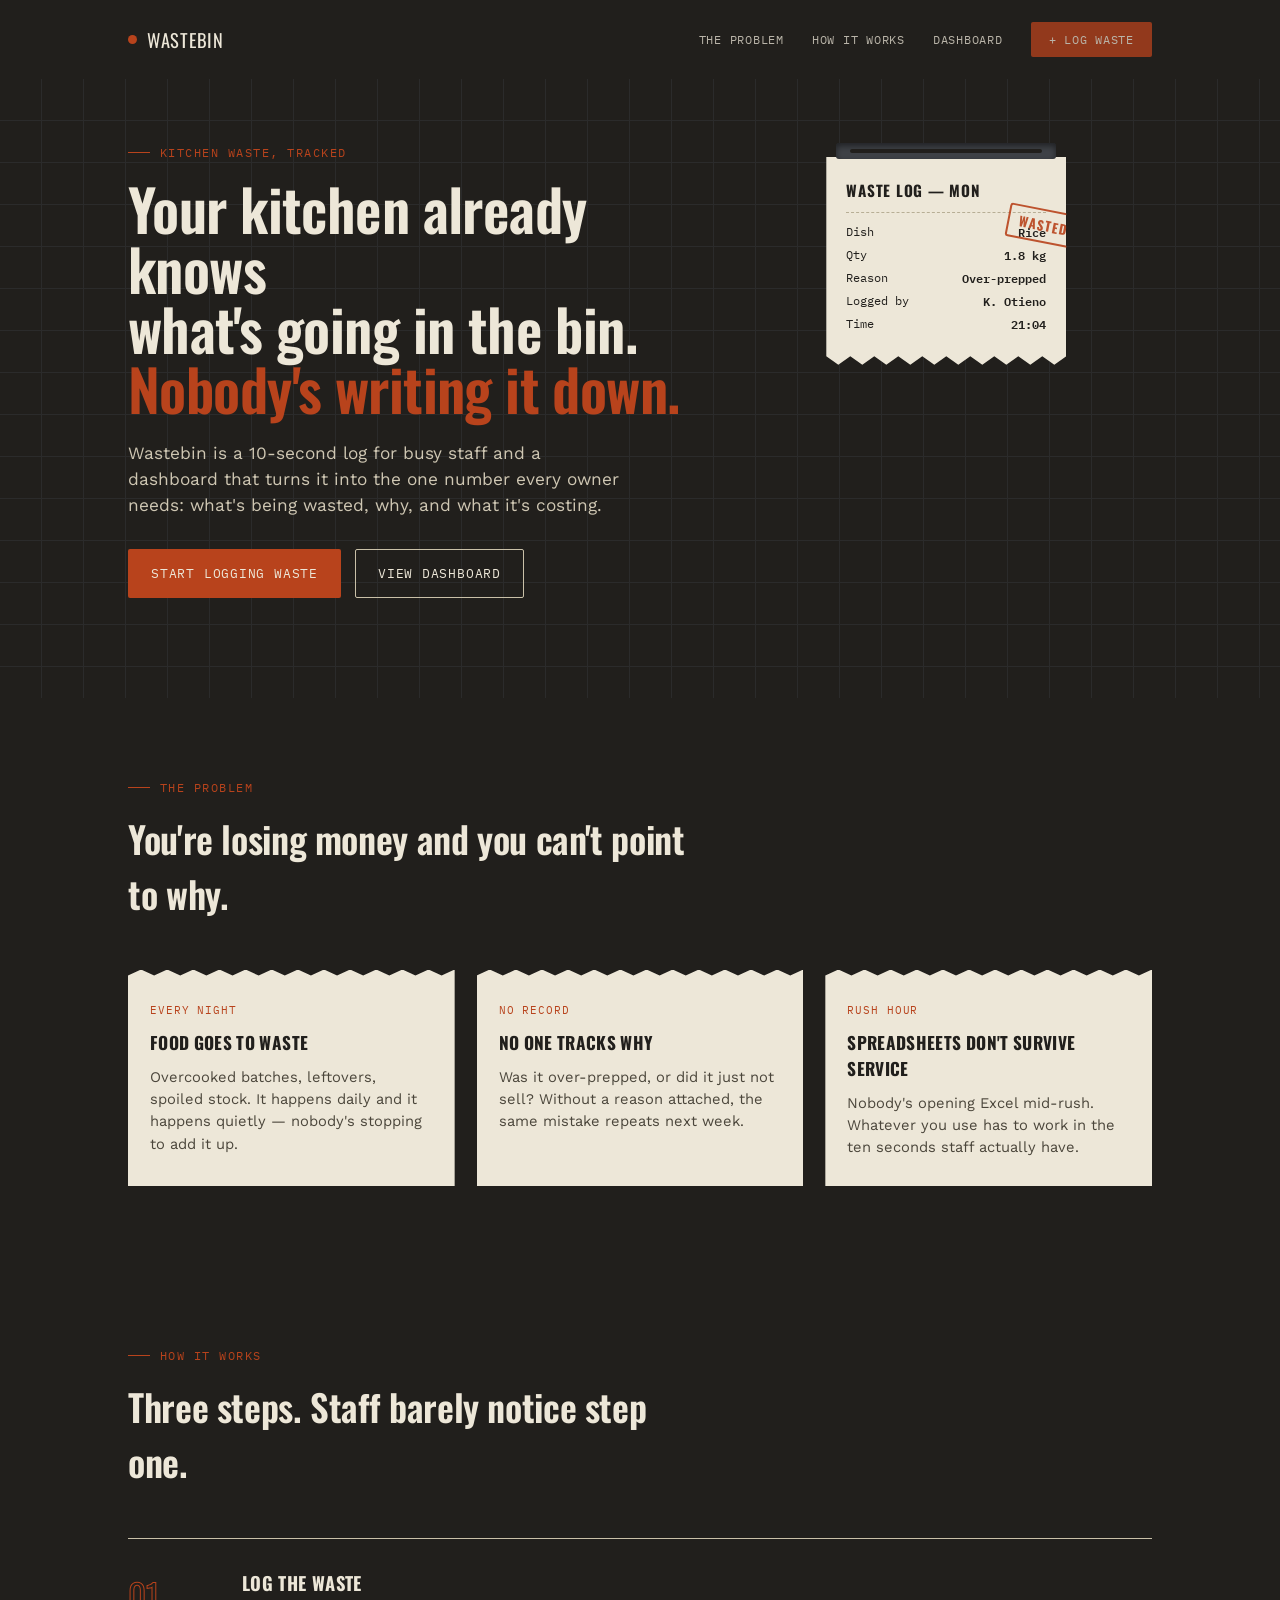
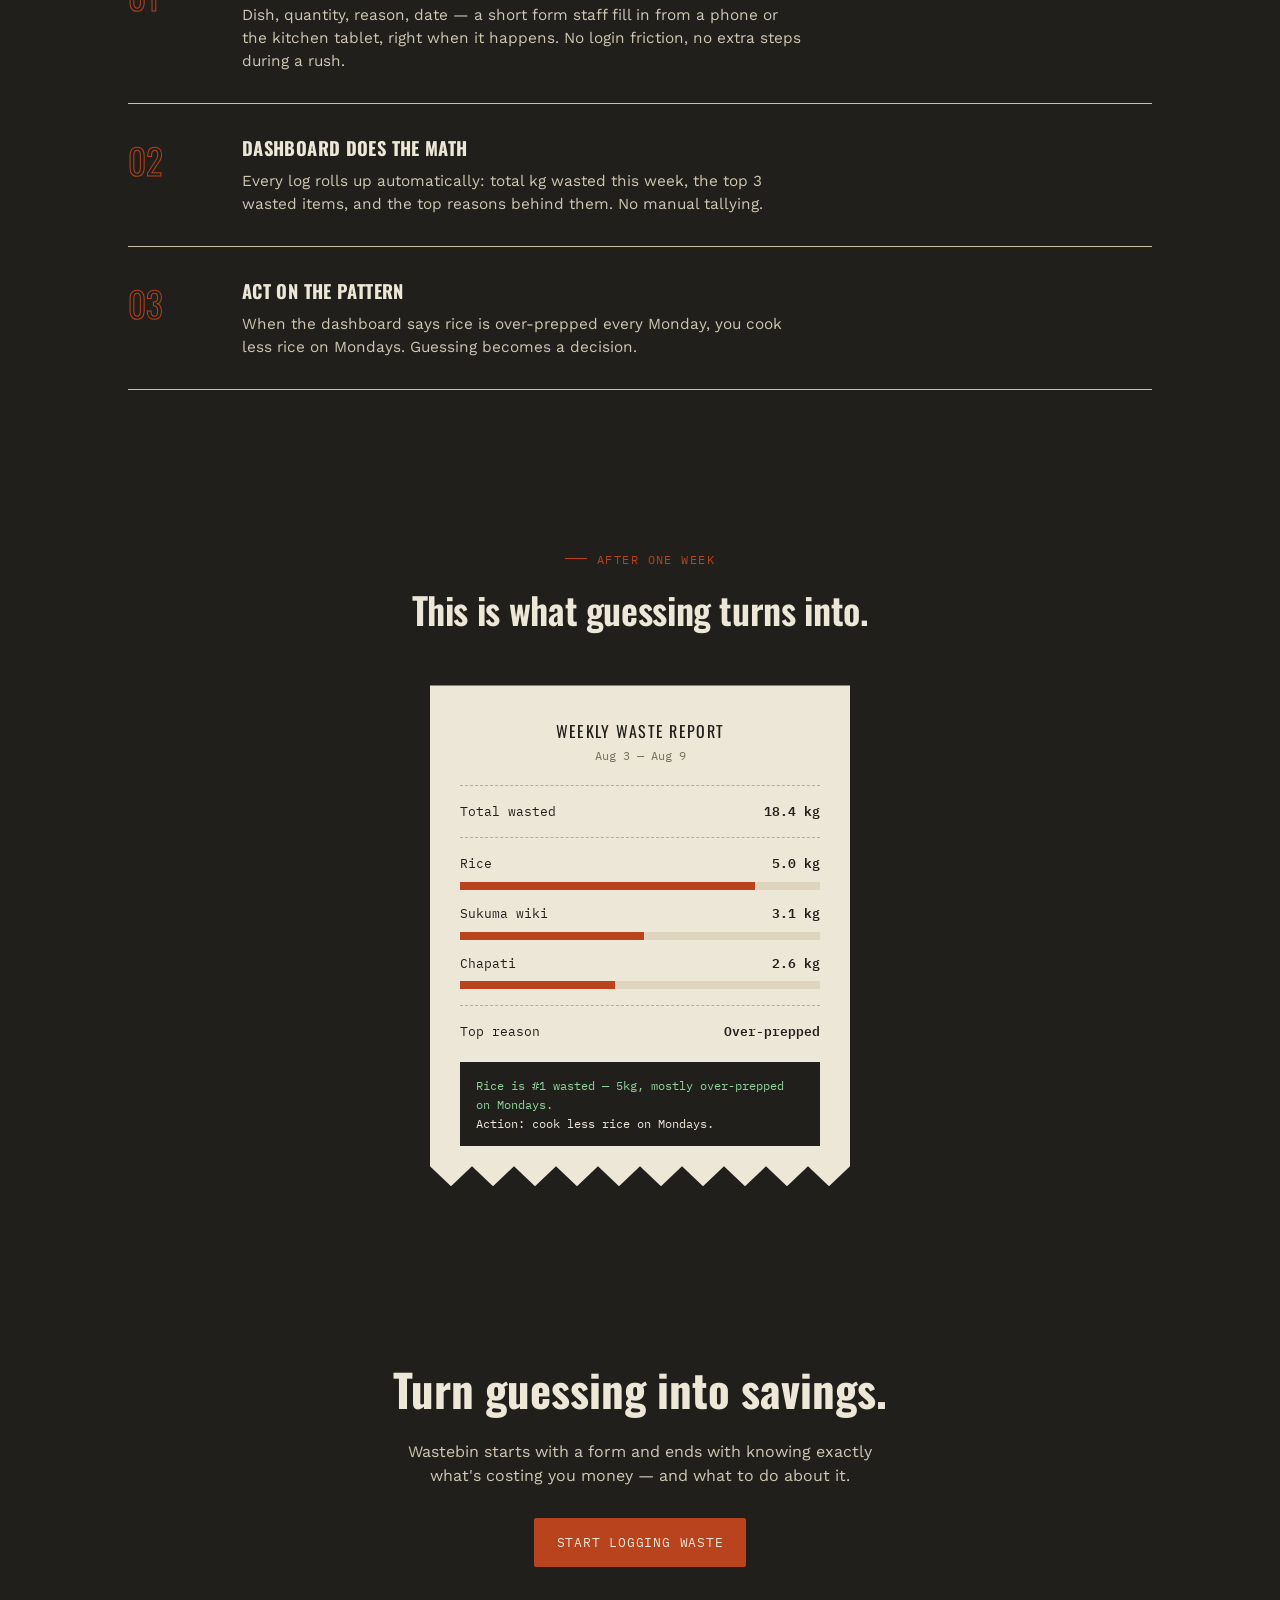
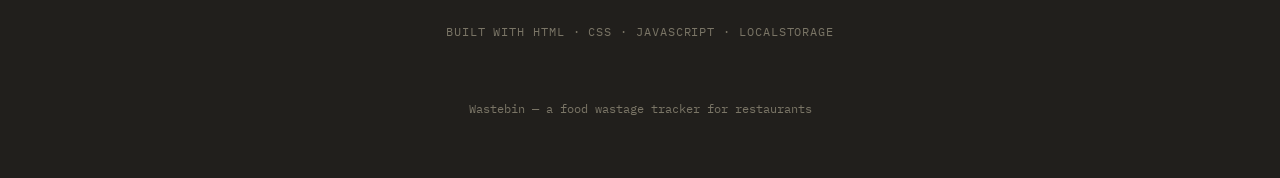
<file: index.html>
<!DOCTYPE html>
<html lang="en">
<head>
<meta charset="UTF-8">
<meta name="viewport" content="width=device-width, initial-scale=1.0">
<title>Wastebin — know what's actually going in the bin</title>
<link rel="preconnect" href="https://fonts.googleapis.com">
<link href="https://fonts.googleapis.com/css2?family=Oswald:wght@400;500;600;700&family=IBM+Plex+Mono:wght@400;500;600&family=Work+Sans:wght@400;500;600&display=swap" rel="stylesheet">
<link rel="stylesheet" href="style.css">
</head>
<body>

<header>
  <div class="wrap nav">
    <div class="brand"><span class="dot"></span>Wastebin</div>
    <nav class="nav-links">
      <a href="#problem">The Problem</a>
      <a href="#how">How It Works</a>
      <a href="dashboard.html">Dashboard</a>
      <a href="log.html" class="btn-nav">+ Log Waste</a>
    </nav>
  </div>
</header>

<section class="hero">
  <div class="tiles"></div>
  <div class="wrap hero-grid">
    <div>
      <div class="eyebrow">Kitchen Waste, Tracked</div>
      <h1>Your kitchen already knows<br>what's going in the bin.<br><span class="redword">Nobody's writing it down.</span></h1>
      <p class="lede">Wastebin is a 10-second log for busy staff and a dashboard that turns it into the one number every owner needs: what's being wasted, why, and what it's costing.</p>
      <div class="cta-row">
        <a class="btn btn-primary" href="log.html">Start Logging Waste</a>
        <a class="btn btn-ghost" href="dashboard.html">View Dashboard</a>
      </div>
    </div>

    <div class="printer">
      <div class="printer-slot"></div>
      <div class="ticket">
        <div class="stamp">Wasted</div>
        <h4>Waste Log — Mon</h4>
        <div class="row"><span>Dish</span><span>Rice</span></div>
        <div class="row"><span>Qty</span><span>1.8 kg</span></div>
        <div class="row"><span>Reason</span><span>Over-prepped</span></div>
        <div class="row"><span>Logged by</span><span>K. Otieno</span></div>
        <div class="row"><span>Time</span><span>21:04</span></div>
      </div>
    </div>
  </div>
</section>

<section id="problem">
  <div class="wrap">
    <div class="section-head">
      <div class="eyebrow">The Problem</div>
      <h2>You're losing money and you can't point to why.</h2>
    </div>
    <div class="problem-grid">
      <div class="torn">
        <div class="tag">Every night</div>
        <h3>Food goes to waste</h3>
        <p>Overcooked batches, leftovers, spoiled stock. It happens daily and it happens quietly — nobody's stopping to add it up.</p>
      </div>
      <div class="torn">
        <div class="tag">No record</div>
        <h3>No one tracks why</h3>
        <p>Was it over-prepped, or did it just not sell? Without a reason attached, the same mistake repeats next week.</p>
      </div>
      <div class="torn">
        <div class="tag">Rush hour</div>
        <h3>Spreadsheets don't survive service</h3>
        <p>Nobody's opening Excel mid-rush. Whatever you use has to work in the ten seconds staff actually have.</p>
      </div>
    </div>
  </div>
</section>

<section id="how">
  <div class="wrap">
    <div class="section-head">
      <div class="eyebrow">How It Works</div>
      <h2>Three steps. Staff barely notice step one.</h2>
    </div>
    <div class="steps">
      <div class="step">
        <div class="num">01</div>
        <div>
          <h3>Log the waste</h3>
          <p>Dish, quantity, reason, date — a short form staff fill in from a phone or the kitchen tablet, right when it happens. No login friction, no extra steps during a rush.</p>
        </div>
      </div>
      <div class="step">
        <div class="num">02</div>
        <div>
          <h3>Dashboard does the math</h3>
          <p>Every log rolls up automatically: total kg wasted this week, the top 3 wasted items, and the top reasons behind them. No manual tallying.</p>
        </div>
      </div>
      <div class="step">
        <div class="num">03</div>
        <div>
          <h3>Act on the pattern</h3>
          <p>When the dashboard says rice is over-prepped every Monday, you cook less rice on Mondays. Guessing becomes a decision.</p>
        </div>
      </div>
    </div>
  </div>
</section>

<section id="dashboard">
  <div class="wrap">
    <div class="section-head" style="margin-left:auto;margin-right:auto;text-align:center;">
      <div class="eyebrow" style="justify-content:center;">After One Week</div>
      <h2>This is what guessing turns into.</h2>
    </div>
    <div class="receipt-wrap">
      <div class="receipt">
        <div class="title">Weekly Waste Report</div>
        <div class="sub">Aug 3 — Aug 9</div>
        <hr>
        <div class="line"><span>Total wasted</span><b>18.4 kg</b></div>
        <hr>
        <div class="line"><span>Rice</span><b>5.0 kg</b></div>
        <div class="bar-track"><div class="bar-fill" style="width:82%"></div></div>
        <div class="line" style="margin-top:14px;"><span>Sukuma wiki</span><b>3.1 kg</b></div>
        <div class="bar-track"><div class="bar-fill" style="width:51%"></div></div>
        <div class="line" style="margin-top:14px;"><span>Chapati</span><b>2.6 kg</b></div>
        <div class="bar-track"><div class="bar-fill" style="width:43%"></div></div>
        <hr>
        <div class="line"><span>Top reason</span><b>Over-prepped</b></div>
        <div class="callout">
          <span class="g">Rice is #1 wasted — 5kg, mostly over-prepped on Mondays.</span><br>
          Action: cook less rice on Mondays.
        </div>
      </div>
    </div>
  </div>
</section>

<footer>
  <div class="wrap">
    <h2>Turn guessing into savings.</h2>
    <p>Wastebin starts with a form and ends with knowing exactly what's costing you money — and what to do about it.</p>
    <a class="btn btn-primary" href="log.html">Start logging waste</a>
    <div class="stack-note">Built with HTML · CSS · JavaScript · localStorage</div>
    <div class="foot-bottom">Wastebin — a food wastage tracker for restaurants</div>
  </div>
</footer>

<script src="app.js"></script>
</body>
</html>
</file>
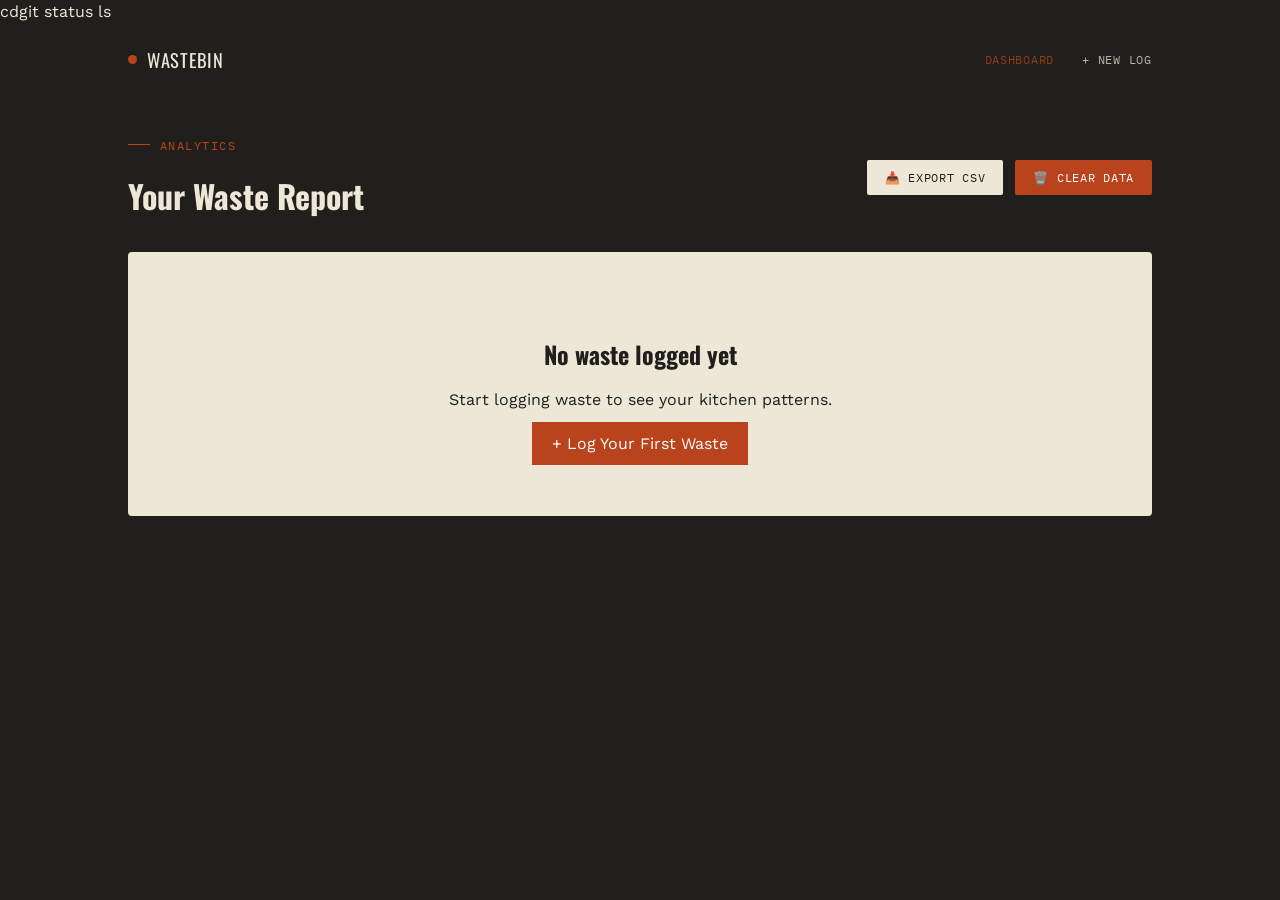
<file: dashboard.html>
cdgit status
ls
<!DOCTYPE html>
<html lang="en">
<head>
    <meta charset="UTF-8">
    <meta name="viewport" content="width=device-width, initial-scale=1.0">
    <title>Dashboard — Wastebin</title>
    <link rel="preconnect" href="https://fonts.googleapis.com">
    <link href="https://fonts.googleapis.com/css2?family=Oswald:wght@400;500;600;700&family=IBM+Plex+Mono:wght@400;500;600&family=Work+Sans:wght@400;500;600&display=swap" rel="stylesheet">
    <link rel="stylesheet" href="style.css">
</head>
<body>
    <header>
        <div class="wrap nav">
            <a href="index.html" class="brand"><span class="dot"></span>Wastebin</a>
            <nav class="nav-links">
                <a href="dashboard.html" style="color:var(--stamp-red);">Dashboard</a>
                <a href="log.html">+ New Log</a>
            </nav>
        </div>
    </header>

    <section style="padding-top:40px; padding-bottom:80px;">
        <div class="wrap">
            <div style="display:flex; justify-content:space-between; align-items:center; flex-wrap:wrap; gap:20px; margin-bottom:32px;">
                <div>
                    <div class="eyebrow">Analytics</div>
                    <h2 style="font-family:var(--display); font-size:2rem; margin:0;">Your Waste Report</h2>
                </div>
                <div style="display:flex; gap:12px; flex-wrap:wrap;">
                    <button onclick="exportCSV()" style="background:var(--paper); color:var(--ink); border:none; padding:10px 18px; font-family:var(--mono); font-size:0.75rem; text-transform:uppercase; letter-spacing:0.06em; cursor:pointer; border-radius:2px;">
                        📥 Export CSV
                    </button>
                    <button onclick="clearAllData()" style="background:#B8431C; color:white; border:none; padding:10px 18px; font-family:var(--mono); font-size:0.75rem; text-transform:uppercase; letter-spacing:0.06em; cursor:pointer; border-radius:2px;">
                        🗑️ Clear Data
                    </button>
                </div>
            </div>

            <!-- Dashboard Content -->
            <div id="dashboardContent">
                <!-- Will be filled by JavaScript -->
                <div style="text-align:center; padding:40px; color:#7a7566;">
                    Loading...
                </div>
            </div>
        </div>
    </section>

    <script src="app.js"></script>
</body>
</html>
</file>
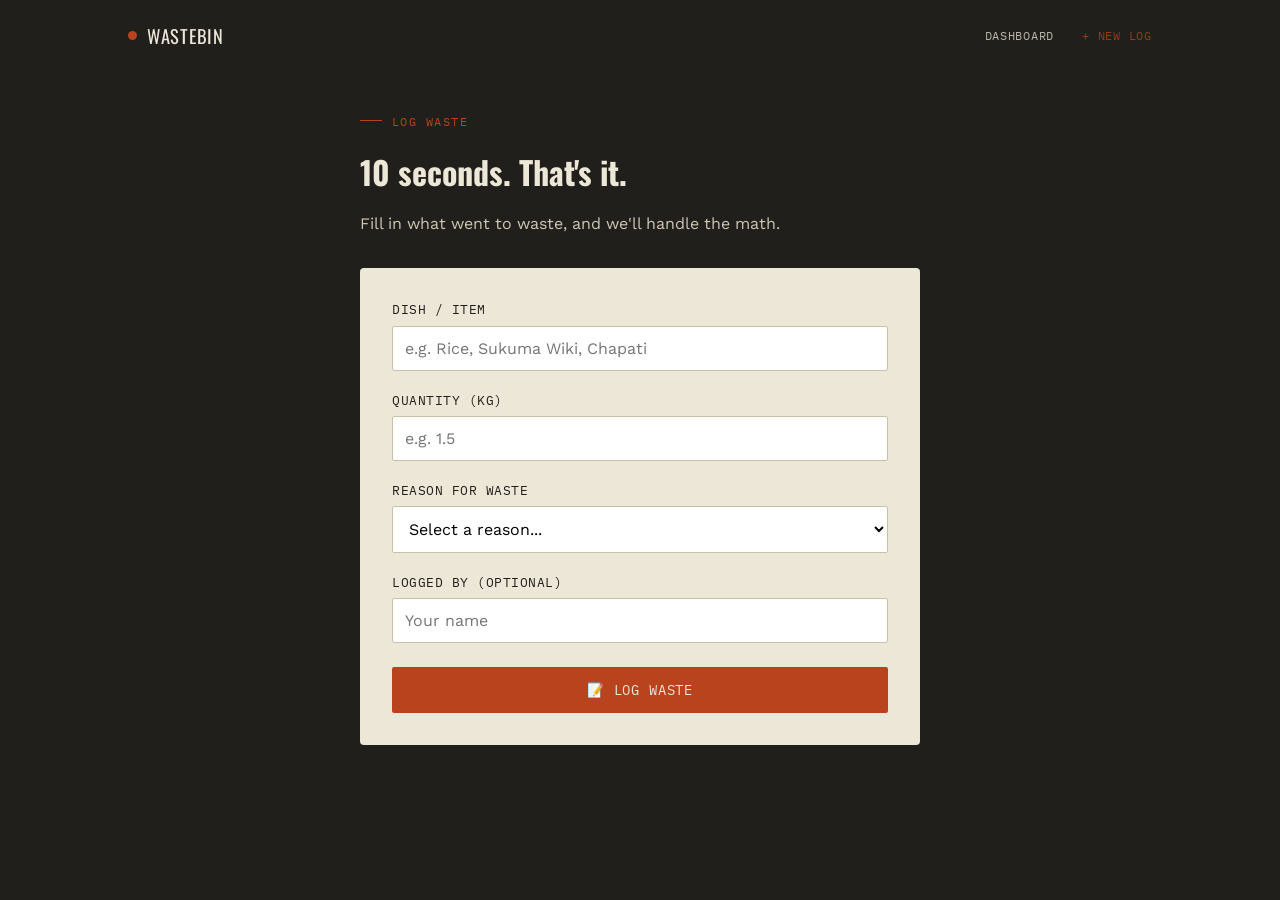
<file: log.html>
<!DOCTYPE html>
<html lang="en">
<head>
    <meta charset="UTF-8">
    <meta name="viewport" content="width=device-width, initial-scale=1.0">
    <title>Log Waste — Wastebin</title>
    <link rel="preconnect" href="https://fonts.googleapis.com">
    <link href="https://fonts.googleapis.com/css2?family=Oswald:wght@400;500;600;700&family=IBM+Plex+Mono:wght@400;500;600&family=Work+Sans:wght@400;500;600&display=swap" rel="stylesheet">
    <link rel="stylesheet" href="style.css">
</head>
<body>
    <header>
        <div class="wrap nav">
            <a href="index.html" class="brand"><span class="dot"></span>Wastebin</a>
            <nav class="nav-links">
                <a href="dashboard.html">Dashboard</a>
                <a href="log.html" style="color:var(--stamp-red);">+ New Log</a>
            </nav>
        </div>
    </header>

    <section style="padding-top:40px; padding-bottom:80px;">
        <div class="wrap">
            <div style="max-width:560px; margin:0 auto;">
                <div class="eyebrow">Log Waste</div>
                <h2 style="font-family:var(--display); font-size:2rem; margin:0 0 8px;">10 seconds. That's it.</h2>
                <p style="color:#cfc7b3; margin-bottom:32px;">Fill in what went to waste, and we'll handle the math.</p>

                <!-- LOG FORM -->
                <form id="wasteForm" style="background:var(--paper); color:var(--ink); padding:32px; border-radius:4px;">
                    <!-- Dish -->
                    <div style="margin-bottom:20px;">
                        <label for="dish" style="font-family:var(--mono); font-size:0.8rem; text-transform:uppercase; letter-spacing:0.04em; display:block; margin-bottom:6px;">Dish / Item</label>
                        <input type="text" id="dish" placeholder="e.g. Rice, Sukuma Wiki, Chapati" required style="width:100%; padding:12px; border:1px solid var(--line); font-family:var(--body); font-size:1rem; background:white; border-radius:2px;">
                    </div>

                    <!-- Quantity -->
                    <div style="margin-bottom:20px;">
                        <label for="quantity" style="font-family:var(--mono); font-size:0.8rem; text-transform:uppercase; letter-spacing:0.04em; display:block; margin-bottom:6px;">Quantity (kg)</label>
                        <input type="number" id="quantity" placeholder="e.g. 1.5" step="0.1" min="0" required style="width:100%; padding:12px; border:1px solid var(--line); font-family:var(--body); font-size:1rem; background:white; border-radius:2px;">
                    </div>

                    <!-- Reason -->
                    <div style="margin-bottom:20px;">
                        <label for="reason" style="font-family:var(--mono); font-size:0.8rem; text-transform:uppercase; letter-spacing:0.04em; display:block; margin-bottom:6px;">Reason for Waste</label>
                        <select id="reason" required style="width:100%; padding:12px; border:1px solid var(--line); font-family:var(--body); font-size:1rem; background:white; border-radius:2px;">
                            <option value="">Select a reason...</option>
                            <option value="Over-prepped">Over-prepped</option>
                            <option value="Spoiled">Spoiled</option>
                            <option value="Didn't sell">Didn't sell</option>
                            <option value="Overcooked">Overcooked</option>
                            <option value="Customer returned">Customer returned</option>
                            <option value="Other">Other</option>
                        </select>
                    </div>

                    <!-- Other Reason (hidden unless "Other" is picked) -->
                    <div id="otherReasonWrap" style="display:none; margin-bottom:20px;">
                        <label for="otherReason" style="font-family:var(--mono); font-size:0.8rem; text-transform:uppercase; letter-spacing:0.04em; display:block; margin-bottom:6px;">Please specify</label>
                        <input type="text" id="otherReason" placeholder="e.g. Power outage, wrong order made" style="width:100%; padding:12px; border:1px solid var(--line); font-family:var(--body); font-size:1rem; background:white; border-radius:2px;">
                    </div>

                    <!-- Staff Name -->
                    <div style="margin-bottom:24px;">
                        <label for="staff" style="font-family:var(--mono); font-size:0.8rem; text-transform:uppercase; letter-spacing:0.04em; display:block; margin-bottom:6px;">Logged by (optional)</label>
                        <input type="text" id="staff" placeholder="Your name" style="width:100%; padding:12px; border:1px solid var(--line); font-family:var(--body); font-size:1rem; background:white; border-radius:2px;">
                    </div>

                    <!-- Submit -->
                    <button type="submit" style="background:var(--stamp-red); color:var(--paper); border:none; padding:14px 32px; font-family:var(--mono); font-size:0.85rem; text-transform:uppercase; letter-spacing:0.06em; cursor:pointer; width:100%; border-radius:2px; transition:transform 0.15s;">
                        📝 Log Waste
                    </button>

                    <!-- Success Message -->
                    <div id="successMsg" style="display:none; margin-top:16px; background:#4B7A52; color:white; padding:12px; text-align:center; border-radius:2px;">
                        ✅ Waste logged! <a href="dashboard.html" style="color:white; font-weight:bold;">View Dashboard →</a>
                    </div>
                </form>
            </div>
        </div>
    </section>

    <script>
        // Show the "Please specify" field only when "Other" is picked
        var reasonSelect = document.getElementById("reason");
        var otherWrap = document.getElementById("otherReasonWrap");
        var otherInput = document.getElementById("otherReason");

        reasonSelect.addEventListener("change", function () {
            if (reasonSelect.value === "Other") {
                otherWrap.style.display = "block";
                otherInput.setAttribute("required", "required");
            } else {
                otherWrap.style.display = "none";
                otherInput.removeAttribute("required");
                otherInput.value = "";
            }
        });
    </script>
    <script src="app.js"></script>
</body>
</html>
</file>
<file: style.css>
:root{
  --ink:#211F1C;
  --steel:#3F4247;
  --paper:#EDE7D8;
  --paper-dim:#E1DAC7;
  --stamp-red:#B8431C;
  --savings-green:#4B7A52;
  --line:#c9c0a8;
  --display: 'Oswald', sans-serif;
  --mono: 'IBM Plex Mono', monospace;
  --body: 'Work Sans', sans-serif;
}
*{box-sizing:border-box;}
html{scroll-behavior:smooth;}
body{
  margin:0;
  background:var(--ink);
  color:var(--paper);
  font-family:var(--body);
  line-height:1.5;
  -webkit-font-smoothing:antialiased;
}
a{color:inherit;text-decoration:none;}
.wrap{max-width:1080px;margin:0 auto;padding:0 28px;}

/* subtle kitchen-tile texture on the dark sections */
.tiles{
  background-image:
    linear-gradient(var(--steel) 1px, transparent 1px),
    linear-gradient(90deg, var(--steel) 1px, transparent 1px);
  background-size:42px 42px;
  background-position:-1px -1px;
  opacity:0.35;
  position:absolute; inset:0; pointer-events:none;
}

/* NAVIGATION */
header{
  padding:22px 0;
  position:relative;
  z-index:5;
}
.nav{display:flex; align-items:center; justify-content:space-between; flex-wrap:wrap; gap:16px;}
.brand{
  font-family:var(--display);
  font-size:1.15rem;
  letter-spacing:0.04em;
  text-transform:uppercase;
  display:flex; align-items:center; gap:10px;
}
.brand .dot{width:9px;height:9px;border-radius:50%;background:var(--stamp-red);display:inline-block;}
.nav-links{display:flex; gap:28px; align-items:center; font-family:var(--mono); font-size:0.78rem; text-transform:uppercase; letter-spacing:0.06em; opacity:0.75; flex-wrap:wrap;}
.nav-links a{text-decoration:none;}
.nav-links a:hover{color:var(--stamp-red); opacity:1;}
.btn-nav{
  background:var(--stamp-red);
  color:var(--paper) !important;
  padding:8px 18px;
  border-radius:2px;
  opacity:1 !important;
}
.btn-nav:hover{background:#a03a18 !important;}
@media (max-width:640px){.nav-links{gap:16px;font-size:0.7rem;}}

/* HERO */
.hero{position:relative; overflow:hidden; padding:64px 0 100px;}
.hero-grid{
  display:grid;
  grid-template-columns:1.15fr 0.85fr;
  gap:56px;
  align-items:start;
  position:relative;
  z-index:2;
}
@media (max-width:860px){.hero-grid{grid-template-columns:1fr;}}

.eyebrow{
  font-family:var(--mono);
  font-size:0.78rem;
  letter-spacing:0.12em;
  text-transform:uppercase;
  color:var(--stamp-red);
  margin-bottom:18px;
  display:flex; align-items:center; gap:10px;
}
.eyebrow::before{content:"";width:22px;height:1px;background:var(--stamp-red);display:inline-block;}

h1{
  font-family:var(--display);
  font-weight:600;
  font-size:clamp(2.4rem, 5vw, 3.6rem);
  line-height:1.04;
  margin:0 0 22px;
  letter-spacing:-0.01em;
}
h1 .redword{color:var(--stamp-red);}

.hero p.lede{
  font-size:1.08rem;
  color:#cfc7b3;
  max-width:46ch;
  margin:0 0 30px;
}

.cta-row{display:flex; gap:14px; flex-wrap:wrap; align-items:center;}
.btn{
  font-family:var(--mono);
  font-size:0.82rem;
  text-transform:uppercase;
  letter-spacing:0.06em;
  padding:14px 22px;
  border-radius:2px;
  text-decoration:none;
  display:inline-block;
  border:1px solid transparent;
  transition:transform 0.15s ease, background 0.15s ease;
}
.btn-primary{background:var(--stamp-red); color:var(--paper);}
.btn-primary:hover{transform:translateY(-2px);}
.btn-ghost{border-color:var(--line); color:var(--paper);}
.btn-ghost:hover{border-color:var(--paper);}

/* TICKET — the signature element */
.printer{
  position:relative;
  display:flex;
  flex-direction:column;
  align-items:center;
}
.printer-slot{
  width:220px;
  height:16px;
  background:var(--steel);
  border-radius:3px;
  box-shadow: inset 0 3px 6px rgba(0,0,0,0.5);
  position:relative;
  z-index:3;
}
.printer-slot::after{
  content:"";
  position:absolute; left:14px; right:14px; top:6px; height:4px;
  background:var(--ink);
  border-radius:2px;
}
.ticket{
  width:240px;
  background:var(--paper);
  color:var(--ink);
  padding:22px 20px 26px;
  font-family:var(--mono);
  font-size:0.8rem;
  box-shadow:0 24px 48px rgba(0,0,0,0.45);
  position:relative;
  margin-top:-2px;
  animation: print-out 1.1s cubic-bezier(.2,.8,.2,1) both;
  animation-delay:0.2s;
  clip-path: polygon(0 0,100% 0,100% 96%,95% 100%,90% 96%,85% 100%,80% 96%,75% 100%,70% 96%,65% 100%,60% 96%,55% 100%,50% 96%,45% 100%,40% 96%,35% 100%,30% 96%,25% 100%,20% 96%,15% 100%,10% 96%,5% 100%,0 96%);
}
@keyframes print-out{
  from{transform:translateY(-100%); opacity:0;}
  to{transform:translateY(0); opacity:1;}
}
@media (prefers-reduced-motion: reduce){
  .ticket{animation:none;}
}
.ticket h4{
  font-family:var(--display);
  text-transform:uppercase;
  font-size:0.95rem;
  letter-spacing:0.05em;
  margin:0 0 10px;
  border-bottom:1px dashed #b7ae95;
  padding-bottom:10px;
}
.ticket .row{display:flex; justify-content:space-between; margin:5px 0; font-size:0.76rem;}
.ticket .row span:last-child{font-weight:600;}
.stamp{
  position:absolute;
  top:52px; right:-14px;
  border:2.5px solid var(--stamp-red);
  color:var(--stamp-red);
  font-family:var(--display);
  text-transform:uppercase;
  font-weight:700;
  font-size:0.82rem;
  letter-spacing:0.08em;
  padding:5px 10px;
  transform:rotate(11deg);
  opacity:0.9;
  border-radius:3px;
}

/* PROBLEM — torn ticket cards */
section{position:relative; padding:80px 0;}
.section-head{max-width:56ch; margin-bottom:48px;}
.section-head .eyebrow{margin-bottom:14px;}
.section-head h2{
  font-family:var(--display);
  font-size:clamp(1.7rem,3vw,2.3rem);
  margin:0;
  font-weight:600;
  letter-spacing:-0.01em;
}

.problem-grid{display:grid; grid-template-columns:repeat(3,1fr); gap:22px;}
@media (max-width:800px){.problem-grid{grid-template-columns:1fr;}}
.torn{
  background:var(--paper);
  color:var(--ink);
  padding:26px 22px 28px;
  position:relative;
  font-family:var(--mono);
  clip-path: polygon(0 6px, 4% 0, 8% 6px, 12% 0, 16% 6px, 20% 0, 24% 6px, 28% 0, 32% 6px, 36% 0, 40% 6px, 44% 0, 48% 6px, 52% 0, 56% 6px, 60% 0, 64% 6px, 68% 0, 72% 6px, 76% 0, 80% 6px, 84% 0, 88% 6px, 92% 0, 96% 6px, 100% 0, 100% 100%, 0 100%);
}
.torn .tag{
  display:inline-block;
  font-size:0.7rem;
  text-transform:uppercase;
  letter-spacing:0.08em;
  color:var(--stamp-red);
  margin-bottom:12px;
}
.torn p{font-family:var(--body); font-size:0.92rem; color:#4b463b; margin:0;}
.torn h3{font-family:var(--display); font-size:1.08rem; margin:0 0 10px; text-transform:uppercase; letter-spacing:0.02em;}

/* HOW IT WORKS */
.steps{display:flex; flex-direction:column; border-top:1px solid var(--line);}
.step{
  display:grid;
  grid-template-columns:90px 1fr;
  gap:24px;
  padding:30px 0;
  border-bottom:1px solid var(--line);
  align-items:start;
}
@media (max-width:640px){.step{grid-template-columns:56px 1fr;}}
.step .num{
  font-family:var(--display);
  font-size:2.2rem;
  color:var(--steel);
  -webkit-text-stroke:1px var(--stamp-red);
  color:transparent;
}
.step h3{
  font-family:var(--display);
  text-transform:uppercase;
  letter-spacing:0.02em;
  font-size:1.15rem;
  margin:0 0 8px;
}
.step p{margin:0; color:#cfc7b3; max-width:56ch; font-size:0.96rem;}

/* DASHBOARD PREVIEW */
.receipt-wrap{display:flex; justify-content:center;}
.receipt{
  width:100%;
  max-width:420px;
  background:var(--paper);
  color:var(--ink);
  padding:34px 30px 40px;
  font-family:var(--mono);
  box-shadow:0 30px 60px rgba(0,0,0,0.4);
  clip-path: polygon(0 0,100% 0,100% 96%,95% 100%,90% 96%,85% 100%,80% 96%,75% 100%,70% 96%,65% 100%,60% 96%,55% 100%,50% 96%,45% 100%,40% 96%,35% 100%,30% 96%,25% 100%,20% 96%,15% 100%,10% 96%,5% 100%,0 96%);
}
.receipt .title{
  font-family:var(--display);
  text-transform:uppercase;
  letter-spacing:0.08em;
  text-align:center;
  font-size:1rem;
  margin-bottom:4px;
}
.receipt .sub{text-align:center; font-size:0.72rem; color:#7a715c; margin-bottom:20px;}
.receipt hr{border:none; border-top:1px dashed #b7ae95; margin:16px 0;}
.receipt .line{display:flex; justify-content:space-between; font-size:0.82rem; margin:8px 0;}
.receipt .line b{font-weight:600;}
.receipt .bar-track{background:#ddd5bd; height:8px; border-radius:0; margin-top:6px; width:100%;}
.receipt .bar-fill{background:var(--stamp-red); height:8px;}
.receipt .callout{
  margin-top:20px;
  background:var(--ink);
  color:var(--paper);
  padding:14px 16px;
  font-size:0.78rem;
  line-height:1.5;
}
.receipt .callout .g{color:#8fd39a;}

/* FOOTER */
footer{padding:90px 0 60px; text-align:center; position:relative;}
footer h2{
  font-family:var(--display);
  font-size:clamp(1.9rem,4vw,2.8rem);
  margin:0 0 16px;
}
footer p{color:#cfc7b3; max-width:48ch; margin:0 auto 30px;}
.stack-note{
  margin-top:56px;
  font-family:var(--mono);
  font-size:0.72rem;
  text-transform:uppercase;
  letter-spacing:0.08em;
  color:#7a7566;
}
.foot-bottom{margin-top:60px; font-family:var(--mono); font-size:0.72rem; color:#7a7566;}
</file>
